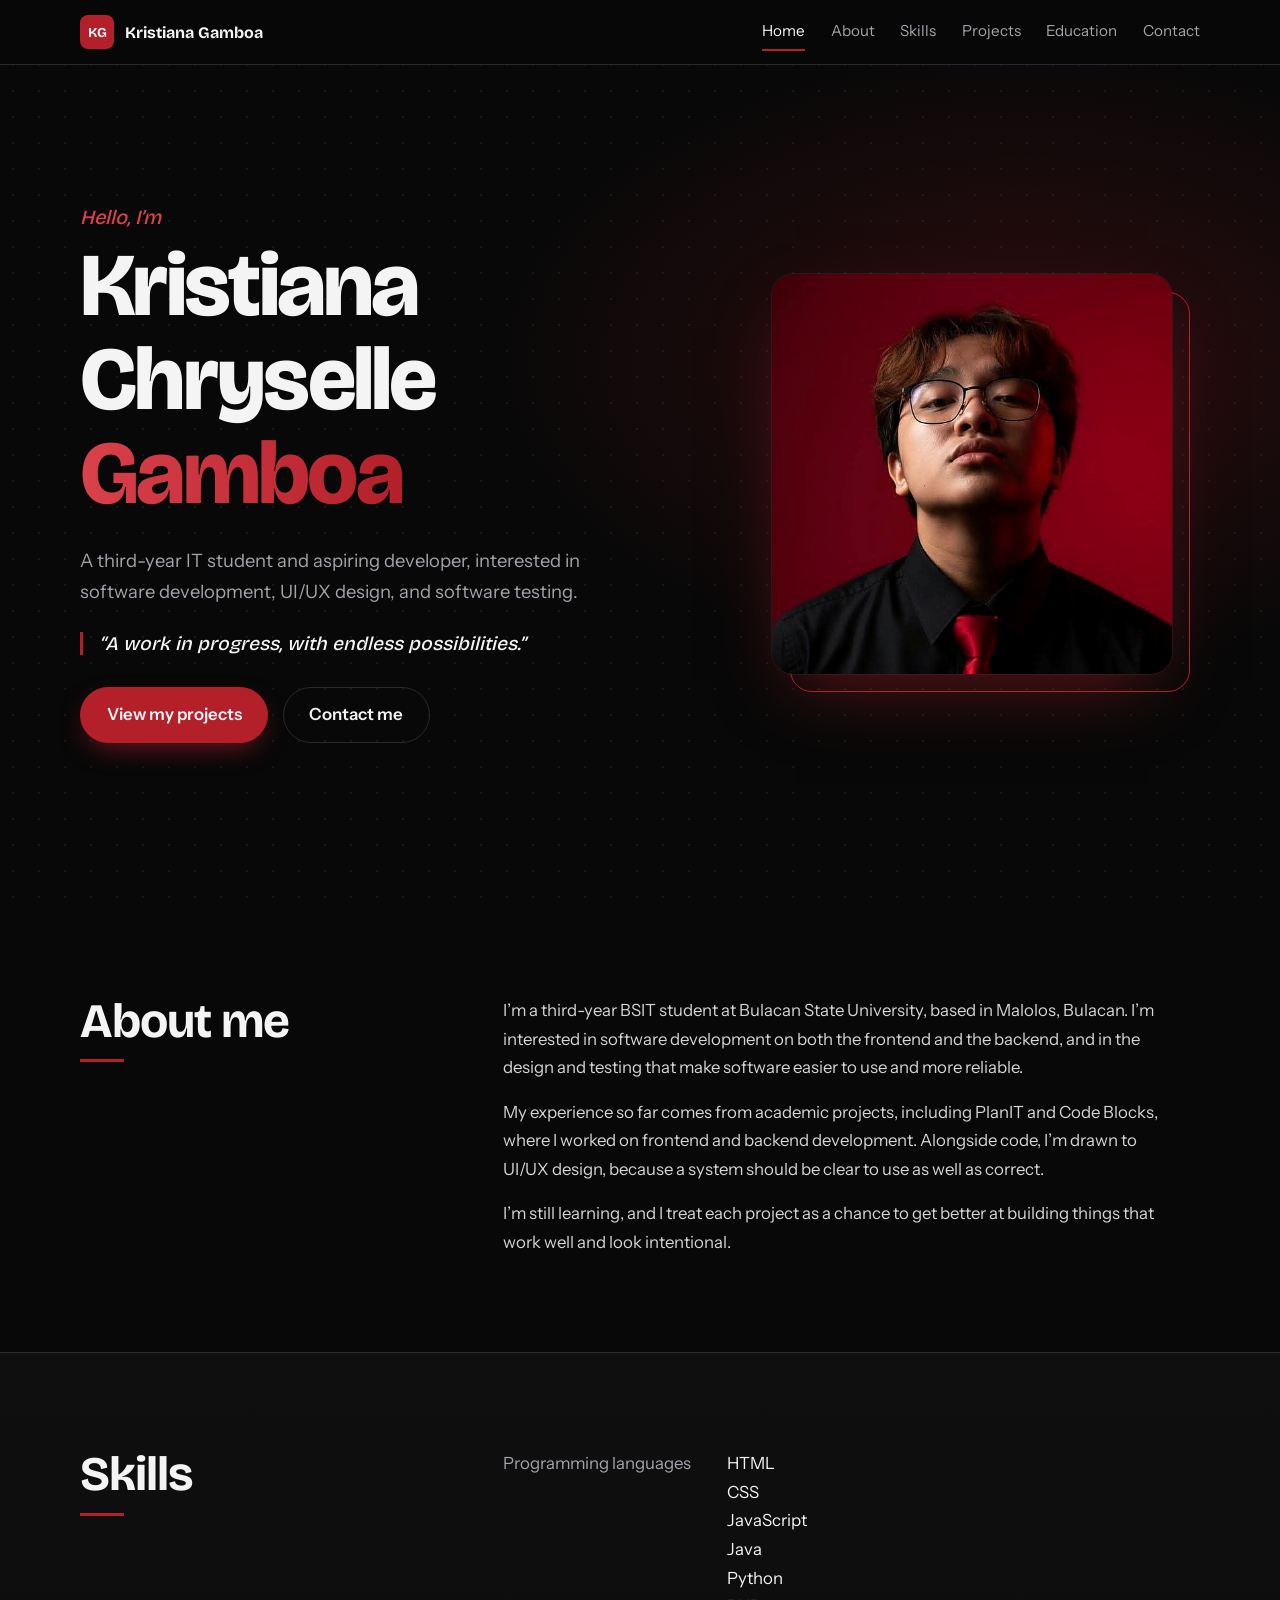
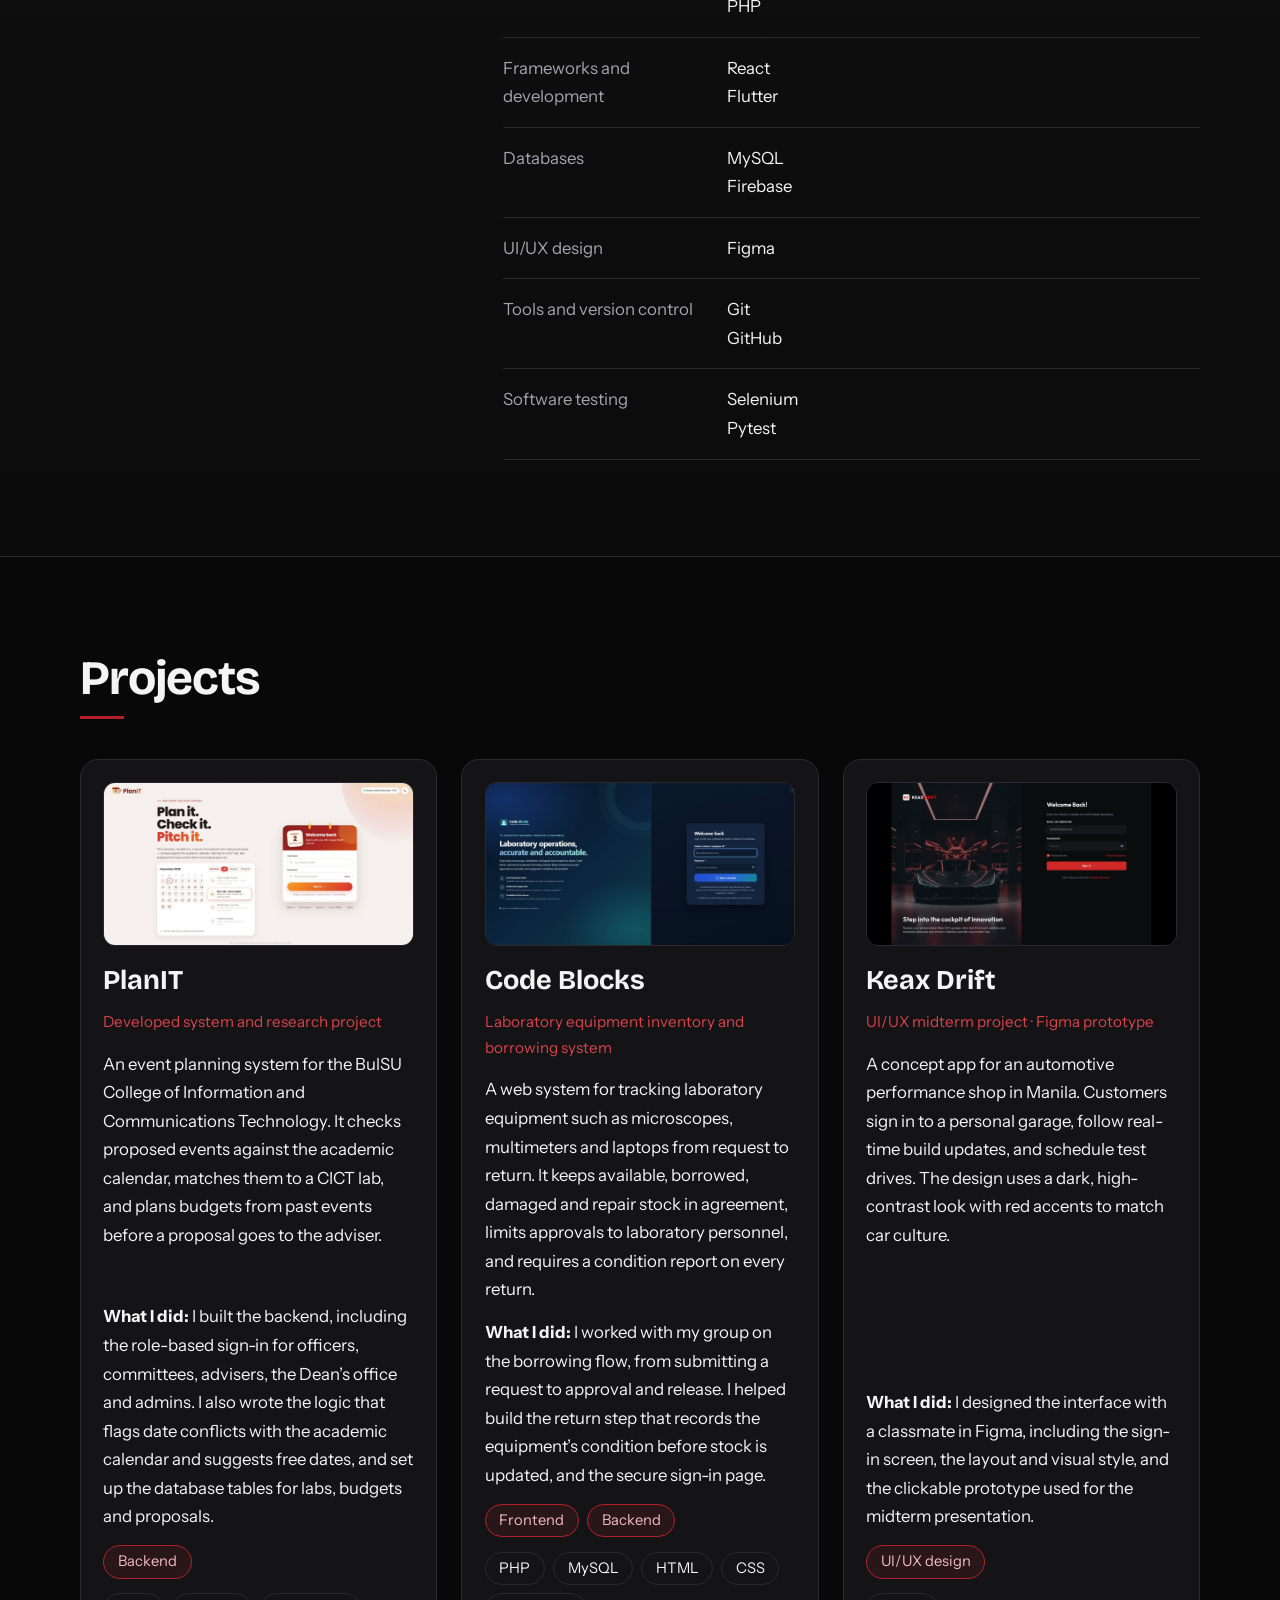
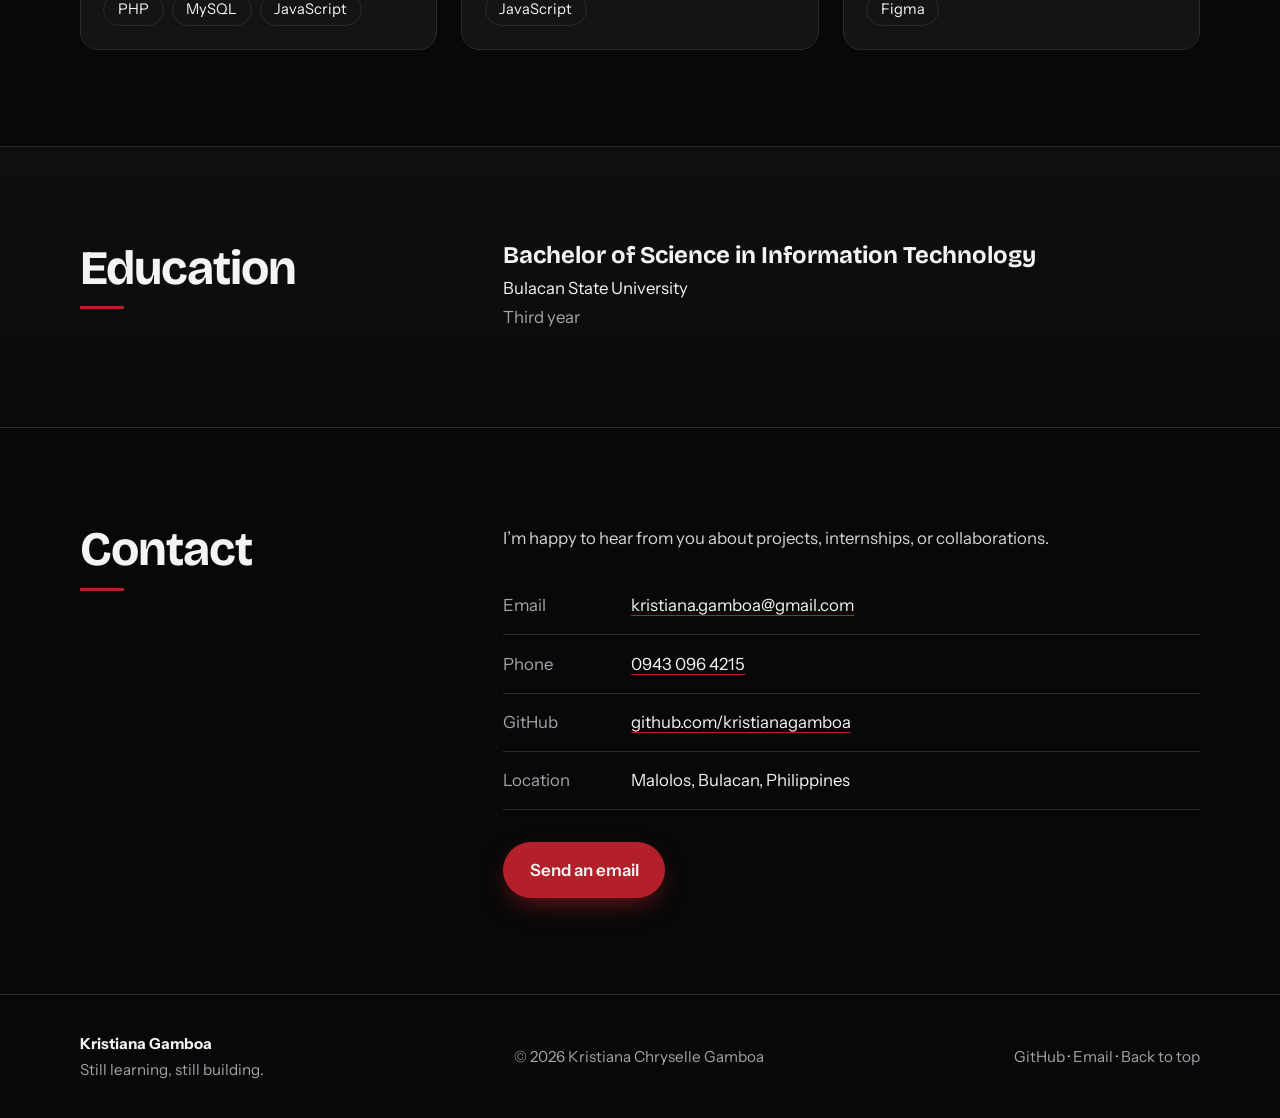
<file: index.html>
<!DOCTYPE html>
<html lang="en">
<head>
<meta charset="utf-8">
<meta name="viewport" content="width=device-width, initial-scale=1">
<title>Kristiana Chryselle Gamboa | IT Student Portfolio</title>
<meta name="description" content="Portfolio of Kristiana Chryselle Gamboa, a third-year BSIT student at Bulacan State University interested in software development, UI/UX design, and software testing.">
<link rel="icon" href="data:image/svg+xml,%3Csvg xmlns='http://www.w3.org/2000/svg' viewBox='0 0 64 64'%3E%3Crect width='64' height='64' rx='12' fill='%23b3202a'/%3E%3Ctext x='32' y='42' font-size='28' font-family='Arial' font-weight='700' fill='white' text-anchor='middle'%3EKG%3C/text%3E%3C/svg%3E">
<link rel="preconnect" href="https://fonts.googleapis.com">
<link rel="preconnect" href="https://fonts.gstatic.com" crossorigin>
<link href="https://fonts.googleapis.com/css2?family=Bricolage+Grotesque:wght@500;700;800&family=Instrument+Sans:wght@400;500;600&display=swap" rel="stylesheet">
<link rel="stylesheet" href="css/style.css">
</head>
<body>
<div class="progress" aria-hidden="true"></div>
<a class="skip" href="#main">Skip to content</a>
<header class="nav" id="top">
  <div class="wrap nav-in">
    <a class="logo" href="#home" aria-label="Kristiana Gamboa, home"><span>KG</span> Kristiana Gamboa</a>
    <button class="menu-btn" aria-expanded="false" aria-controls="links" aria-label="Toggle menu">Menu</button>
    <nav id="links" class="links" aria-label="Main">
      <a href="#home">Home</a><a href="#about">About</a><a href="#skills">Skills</a><a href="#projects">Projects</a><a href="#education">Education</a><a href="#contact">Contact</a>
    </nav>
  </div>
</header>

<main id="main">
<section id="home" class="hero">
  <div class="wrap hero-in">
    <div class="hero-text">
      <p class="hi">Hello, I’m</p>
      <h1>Kristiana Chryselle <span>Gamboa</span></h1>
      <p class="lead">A third-year IT student and aspiring developer, interested in software development, UI/UX design, and software testing.</p>
      <p class="motto">“A work in progress, with endless possibilities.”</p>
      <div class="btns">
        <a class="btn primary" href="#projects">View my projects</a>
        <a class="btn" href="#contact">Contact me</a>
      </div>
    </div>
    <figure class="photo">
      <img src="assets/images/profile.jpg" width="1200" height="1195" alt="Portrait of Kristiana Gamboa wearing a black shirt and red tie against a deep red backdrop">
    </figure>
  </div>
</section>

<section id="about" class="sec">
  <div class="wrap two">
    <h2>About me</h2>
    <div class="prose">
      <p>I’m a third-year BSIT student at Bulacan State University, based in Malolos, Bulacan. I’m interested in software development on both the frontend and the backend, and in the design and testing that make software easier to use and more reliable.</p>
      <p>My experience so far comes from academic projects, including PlanIT and Code Blocks, where I worked on frontend and backend development. Alongside code, I’m drawn to UI/UX design, because a system should be clear to use as well as correct.</p>
      <p>I’m still learning, and I treat each project as a chance to get better at building things that work well and look intentional.</p>
    </div>
  </div>
</section>

<section id="skills" class="sec alt">
  <div class="wrap two">
    <h2>Skills</h2>
    <dl class="skills">
      <div><dt>Programming languages</dt><dd><ul><li>HTML</li><li>CSS</li><li>JavaScript</li><li>Java</li><li>Python</li><li>PHP</li></ul></dd></div>
      <div><dt>Frameworks and development</dt><dd><ul><li>React</li><li>Flutter</li></ul></dd></div>
      <div><dt>Databases</dt><dd><ul><li>MySQL</li><li>Firebase</li></ul></dd></div>
      <div><dt>UI/UX design</dt><dd><ul><li>Figma</li></ul></dd></div>
      <div><dt>Tools and version control</dt><dd><ul><li>Git</li><li>GitHub</li></ul></dd></div>
      <div><dt>Software testing</dt><dd><ul><li>Selenium</li><li>Pytest</li></ul></dd></div>
    </dl>
  </div>
</section>

<section id="projects" class="sec">
  <div class="wrap">
    <h2>Projects</h2>
    <div class="cards">
      <article class="card">
        <img src="assets/images/planit.jpg" width="1400" height="737" alt="PlanIT sign-in page with a calendar preview showing schedule, lab, budget and proposal checks" loading="lazy">
        <h3>PlanIT</h3>
        <p class="type">Developed system and research project</p>
        <p>An event planning system for the BulSU College of Information and Communications Technology. It checks proposed events against the academic calendar, matches them to a CICT lab, and plans budgets from past events before a proposal goes to the adviser.</p>
        <p class="did"><strong>What I did:</strong> I built the backend, including the role-based sign-in for officers, committees, advisers, the Dean’s office and admins. I also wrote the logic that flags date conflicts with the academic calendar and suggests free dates, and set up the database tables for labs, budgets and proposals.</p>
        <ul class="tags" aria-label="Roles"><li class="role">Backend</li></ul>
        <ul class="tags" aria-label="Technologies"><li>PHP</li><li>MySQL</li><li>JavaScript</li></ul>
      </article>
      <article class="card">
        <img src="assets/images/codeblocks.jpg" width="1400" height="737" alt="Code Blocks laboratory equipment borrowing system sign-in page" loading="lazy">
        <h3>Code Blocks</h3>
        <p class="type">Laboratory equipment inventory and borrowing system</p>
        <p>A web system for tracking laboratory equipment such as microscopes, multimeters and laptops from request to return. It keeps available, borrowed, damaged and repair stock in agreement, limits approvals to laboratory personnel, and requires a condition report on every return.</p>
        <p class="did"><strong>What I did:</strong> I worked with my group on the borrowing flow, from submitting a request to approval and release. I helped build the return step that records the equipment’s condition before stock is updated, and the secure sign-in page.</p>
        <ul class="tags" aria-label="Roles"><li class="role">Frontend</li><li class="role">Backend</li></ul>
        <ul class="tags" aria-label="Technologies"><li>PHP</li><li>MySQL</li><li>HTML</li><li>CSS</li><li>JavaScript</li></ul>
      </article>
      <article class="card">
        <img src="assets/images/keaxdrift.jpg" width="1400" height="737" alt="Keax Drift sign-in screen with a dark sports car in a red-lit garage" loading="lazy">
        <h3>Keax Drift</h3>
        <p class="type">UI/UX midterm project · Figma prototype</p>
        <p>A concept app for an automotive performance shop in Manila. Customers sign in to a personal garage, follow real-time build updates, and schedule test drives. The design uses a dark, high-contrast look with red accents to match car culture.</p>
        <p class="did"><strong>What I did:</strong> I designed the interface with a classmate in Figma, including the sign-in screen, the layout and visual style, and the clickable prototype used for the midterm presentation.</p>
        <ul class="tags" aria-label="Roles"><li class="role">UI/UX design</li></ul>
        <ul class="tags" aria-label="Technologies"><li>Figma</li></ul>
      </article>
  </div>
</section>

<section id="education" class="sec alt">
  <div class="wrap two">
    <h2>Education</h2>
    <div class="edu">
      <h3>Bachelor of Science in Information Technology</h3>
      <p>Bulacan State University</p>
      <p class="muted">Third year</p>
    </div>
  </div>
</section>

<section id="contact" class="sec">
  <div class="wrap two">
    <h2>Contact</h2>
    <div>
      <p class="prose">I’m happy to hear from you about projects, internships, or collaborations.</p>
      <ul class="contact">
        <li><span>Email</span><a href="mailto:kristiana.gamboa@gmail.com">kristiana.gamboa@gmail.com</a></li>
        <li><span>Phone</span><a href="tel:+639430964215">0943 096 4215</a></li>
        <li><span>GitHub</span><a href="https://github.com/kristianagamboa" target="_blank" rel="noopener">github.com/kristianagamboa</a></li>
        <li><span>Location</span>Malolos, Bulacan, Philippines</li>
      </ul>
      <a class="btn primary" href="mailto:kristiana.gamboa@gmail.com">Send an email</a>
    </div>
  </div>
</section>
</main>

<footer class="foot">
  <div class="wrap foot-in">
    <div>
      <strong>Kristiana Gamboa</strong>
      <p class="muted">Still learning, still building.</p>
    </div>
    <p class="muted">© <span id="year">2026</span> Kristiana Chryselle Gamboa</p>
    <p><a href="https://github.com/kristianagamboa" target="_blank" rel="noopener">GitHub</a> · <a href="mailto:kristiana.gamboa@gmail.com">Email</a> · <a href="#top">Back to top</a></p>
  </div>
</footer>
<script src="js/script.js"></script>
</body>
</html>
</file>
<file: css/style.css>
:root{--bg:#080808;--panel:#141416;--panel2:#0f0f10;--line:#2a2a2e;--red:#b3202a;--red-hi:#d9414b;--text:#f4f4f5;--muted:#a3a3ab;
--display:"Bricolage Grotesque","Segoe UI",system-ui,sans-serif;--body:"Instrument Sans","Segoe UI",system-ui,sans-serif}
*{box-sizing:border-box;margin:0;padding:0}
html{scroll-behavior:smooth;scroll-padding-top:72px}
body{background:var(--bg);color:var(--text);font:400 1.05rem/1.7 var(--body);-webkit-font-smoothing:antialiased;overflow-x:hidden}
img{max-width:100%;display:block}
a{color:inherit}
ul{list-style:none}
h1,h2,h3{font-family:var(--display);line-height:1.05}
.wrap{width:min(1120px,100% - 2.5rem);margin-inline:auto}
.muted{color:var(--muted)}
:focus-visible{outline:2px solid var(--red-hi);outline-offset:3px;border-radius:4px}
.skip{position:absolute;left:-999px;top:0;background:var(--red);padding:.6rem 1rem;z-index:100}
.skip:focus{left:0}

/* nav */
.nav{position:fixed;inset:0 0 auto;z-index:50;background:rgba(8,8,8,.85);backdrop-filter:blur(10px);border-bottom:1px solid var(--line)}
.nav-in{display:flex;align-items:center;justify-content:space-between;height:64px}
.logo{display:flex;align-items:center;gap:.7rem;text-decoration:none;font:700 1rem var(--display)}
.logo span{display:grid;place-items:center;width:34px;height:34px;border-radius:8px;background:var(--red);font-size:.85rem}
.links{display:flex;gap:1.6rem}
.links a{text-decoration:none;color:var(--muted);font-size:.95rem;padding:.3rem 0;border-bottom:2px solid transparent;transition:color .2s,border-color .2s}
.links a:hover{color:var(--text)}
.links a.active{color:var(--text);border-color:var(--red)}
.menu-btn{display:none;background:none;border:1px solid var(--line);color:var(--text);padding:.4rem .9rem;border-radius:8px;font:inherit;cursor:pointer}

/* hero */
.hero{min-height:100svh;display:flex;align-items:center;padding:7rem 0 4rem;background:radial-gradient(60% 50% at 80% 40%,rgba(179,32,42,.22),transparent 70%),radial-gradient(rgba(255,255,255,.055) 1px,transparent 1px) 0 0/26px 26px}
.hero-in{display:grid;grid-template-columns:1.15fr .85fr;gap:3rem;align-items:center}
.hi{font:italic 500 1.25rem var(--display);color:var(--red-hi);margin-bottom:.6rem}
h1{font-size:clamp(2.8rem,7vw,5.6rem);font-weight:800;letter-spacing:-.03em}
h1 span{display:block}
.lead{max-width:34rem;margin-top:1.5rem;color:var(--muted);font-size:1.15rem}
.motto{margin-top:1.5rem;padding-left:1rem;border-left:3px solid var(--red);font:italic 500 1.2rem var(--display)}
.btns{display:flex;flex-wrap:wrap;gap:.9rem;margin-top:2rem}
.btn{display:inline-block;text-decoration:none;padding:.8rem 1.6rem;border:1px solid var(--line);border-radius:999px;font-weight:600;transition:background .2s,border-color .2s}
.btn:hover{border-color:var(--red-hi)}
.btn.primary{background:var(--red);border-color:var(--red)}
.btn.primary:hover{background:var(--red-hi);border-color:var(--red-hi)}
.photo{position:relative;justify-self:center;width:min(100%,400px)}
.photo::before{content:"";position:absolute;inset:18px -18px -18px 18px;border:1px solid var(--red);border-radius:22px}
.photo img{position:relative;width:100%;height:auto;aspect-ratio:1;object-fit:cover;border-radius:22px}
.hero-text>*{animation:rise .7s both}
.hero-text>:nth-child(2){animation-delay:.1s}.hero-text>:nth-child(3){animation-delay:.2s}.hero-text>:nth-child(4){animation-delay:.3s}.hero-text>:nth-child(5){animation-delay:.4s}
@keyframes rise{from{opacity:0;transform:translateY(14px)}}

/* sections */
.sec{padding:6rem 0}
.sec.alt{background:var(--panel2);border-block:1px solid var(--line)}
.two{display:grid;grid-template-columns:.7fr 1.3fr;gap:3rem;align-items:start}
h2{font-size:clamp(2rem,4vw,3rem);font-weight:700;letter-spacing:-.02em}
h2::after{content:"";display:block;width:44px;height:3px;background:var(--red);margin-top:.8rem}
.prose p+p{margin-top:1rem}
.prose{color:#d4d4d8;max-width:42rem}
.skills>div{display:grid;grid-template-columns:13rem 1fr;gap:1rem;padding:1rem 0;border-bottom:1px solid var(--line)}
.skills>div:first-child{padding-top:0}
dt{color:var(--muted)}
.tags{display:flex;flex-wrap:wrap;gap:.5rem}
.tags li{padding:.2rem .85rem;border:1px solid var(--line);border-radius:999px;font-size:.92rem;background:var(--panel)}
.tags li.role{border-color:var(--red);color:#f3b9be;background:rgba(179,32,42,.12)}

/* projects */
.cards{display:grid;grid-template-columns:repeat(3,1fr);gap:1.5rem;margin-top:2.5rem}
.card{display:flex;flex-direction:column;gap:.9rem;background:var(--panel);border:1px solid var(--line);border-radius:18px;padding:1.4rem;transition:border-color .25s}
.card:hover{border-color:var(--red)}
.shot{display:grid;place-items:center;aspect-ratio:1.9;border-radius:12px;border:1px dashed var(--line);background:#0c0c0d;color:var(--muted);font-size:.9rem;overflow:hidden}
.card img{border-radius:12px;aspect-ratio:1.9;object-fit:cover;width:100%;height:auto}
.card h3{font-size:1.7rem;margin-top:.4rem}
.type{color:var(--red-hi);font-size:.95rem}
.did{margin-top:auto}
.todo{color:#e0b13b}
.tags li.todo{border-style:dashed}

/* education + contact */
.edu h3{font-size:1.5rem;margin-bottom:.4rem}
.contact{margin:1.5rem 0 2rem}
.contact li{display:grid;grid-template-columns:7rem 1fr;gap:1rem;padding:.9rem 0;border-bottom:1px solid var(--line)}
.contact span{color:var(--muted)}
.contact a{text-decoration-color:var(--red);text-underline-offset:4px}
.contact a:hover{color:var(--red-hi)}

.foot{border-top:1px solid var(--line);padding:2.2rem 0;font-size:.95rem}
.foot-in{display:flex;flex-wrap:wrap;gap:1rem 2rem;justify-content:space-between;align-items:center}
.foot a{text-decoration:none;color:var(--muted)}.foot a:hover{color:var(--red-hi)}

/* responsive */
@media(max-width:1000px){.cards{grid-template-columns:repeat(2,1fr)}}
@media(max-width:860px){
  .menu-btn{display:block}
  .links{display:none;position:absolute;top:64px;inset-inline:0;flex-direction:column;gap:0;background:var(--bg);border-bottom:1px solid var(--line);padding:.5rem 1.25rem 1rem}
  .links.open{display:flex}
  .links a{padding:.8rem 0;border-bottom:1px solid var(--line)}
  .hero-in,.two,.cards{grid-template-columns:1fr}
  .photo{order:-1;width:min(70%,320px);margin-bottom:1.5rem}
  .hero{padding-top:6rem}
  .sec{padding:4rem 0}
  .skills>div,.contact li{grid-template-columns:1fr;gap:.4rem}
}
@media(prefers-reduced-motion:reduce){html{scroll-behavior:auto}*{animation:none!important;transition:none!important}}

/* enhancements */
.progress{position:fixed;top:0;left:0;height:3px;width:0;z-index:60;background:linear-gradient(90deg,var(--red),var(--red-hi))}
h1 span{background:linear-gradient(90deg,var(--red-hi),var(--red));-webkit-background-clip:text;background-clip:text;color:transparent;width:fit-content}
.photo img{object-position:50% 30%;box-shadow:0 30px 70px -25px rgba(179,32,42,.55),0 0 0 1px rgba(255,255,255,.06)}
.photo::before{transition:inset .4s ease}
.photo:hover::before{inset:12px -12px -12px 12px}
.btn{transition:background .2s,border-color .2s,transform .2s,box-shadow .2s}
.btn:hover{transform:translateY(-2px)}
.btn.primary{box-shadow:0 10px 28px -10px rgba(179,32,42,.8)}
.nav{transition:background .3s,box-shadow .3s}
.nav.scrolled{background:rgba(8,8,8,.94);box-shadow:0 8px 30px -18px #000}
.card{transition:border-color .25s,transform .3s ease,box-shadow .3s ease}
.card:hover{transform:translateY(-6px);box-shadow:0 24px 50px -28px rgba(179,32,42,.65)}
.card img{border:1px solid var(--line);transition:filter .3s}
.card:not(:hover) img{filter:saturate(.92)}
.tags li{transition:border-color .2s,color .2s}
.tags li:hover{border-color:var(--red-hi);color:#fff}
.skills>div{transition:padding-left .25s,border-color .25s}
.skills>div:hover{padding-left:.6rem;border-bottom-color:var(--red)}
.sec.alt{background:linear-gradient(180deg,var(--panel2),#0b0b0c)}
.contact li{transition:padding-left .25s}.contact li:hover{padding-left:.5rem}
.reveal{opacity:0;transform:translateY(26px);transition:opacity .7s ease,transform .7s ease}
.reveal.in{opacity:1;transform:none}
.cards .reveal:nth-child(2){transition-delay:.1s}.cards .reveal:nth-child(3){transition-delay:.2s}
.card.reveal.in:hover{transform:translateY(-6px)}
@media(prefers-reduced-motion:reduce){
  html{scroll-behavior:auto}
  .reveal{opacity:1;transform:none;transition:none}
  .hero-text>*{animation:none}
  .card:hover,.btn:hover{transform:none}
}
</file>
